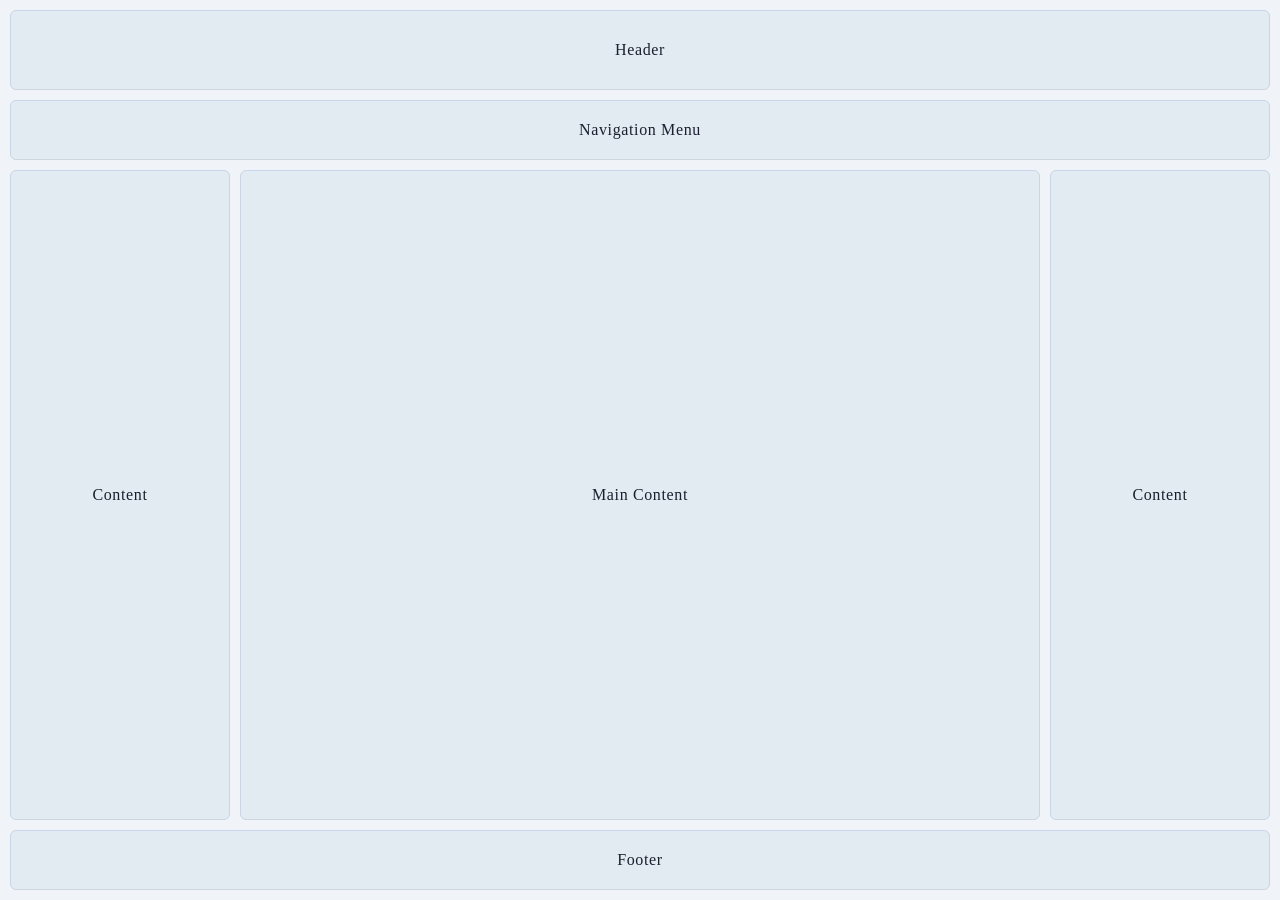
<file: Task1/index.html>
<!DOCTYPE html>
<html lang="en">
<head>
  <meta charset="UTF-8" />
  <meta name="viewport" content="width=device-width, initial-scale=1.0"/>
  <title>Semantic Layout</title>
  <style>
    *, *::before, *::after { box-sizing: border-box; margin: 0; padding: 0; }

    body {
      font-family: 'Georgia', serif;
      background: #f0f4f8;
      color: #1a202c;
      min-height: 100vh;
      display: grid;
      grid-template-rows: auto auto 1fr auto;
      gap: 10px;
      padding: 10px;
    }

    header {
      background: #e2eaf2;
      border: 1px solid #c8d6e5;
      border-radius: 6px;
      padding: 30px 20px;
      text-align: center;
      font-size: 1rem;
      letter-spacing: 0.04em;
    }

    nav {
      background: #e2eaf2;
      border: 1px solid #c8d6e5;
      border-radius: 6px;
      padding: 20px;
      text-align: center;
      font-size: 1rem;
      letter-spacing: 0.04em;
    }

    main {
      display: grid;
      grid-template-columns: 220px 1fr 220px;
      gap: 10px;
    }

    aside {
      background: #e2eaf2;
      border: 1px solid #c8d6e5;
      border-radius: 6px;
      min-height: 420px;
      display: flex;
      align-items: center;
      justify-content: center;
      font-size: 1rem;
      letter-spacing: 0.04em;
    }

    article {
      background: #e2eaf2;
      border: 1px solid #c8d6e5;
      border-radius: 6px;
      display: flex;
      align-items: center;
      justify-content: center;
      font-size: 1rem;
      letter-spacing: 0.04em;
    }

    footer {
      background: #e2eaf2;
      border: 1px solid #c8d6e5;
      border-radius: 6px;
      padding: 20px;
      text-align: center;
      font-size: 1rem;
      letter-spacing: 0.04em;
    }
  </style>
</head>
<body>

  <header>Header</header>

  <nav>Navigation Menu</nav>

  <main>
    <aside>Content</aside>
    <article>Main Content</article>
    <aside>Content</aside>
  </main>

  <footer>Footer</footer>

</body>
</html>
</file>
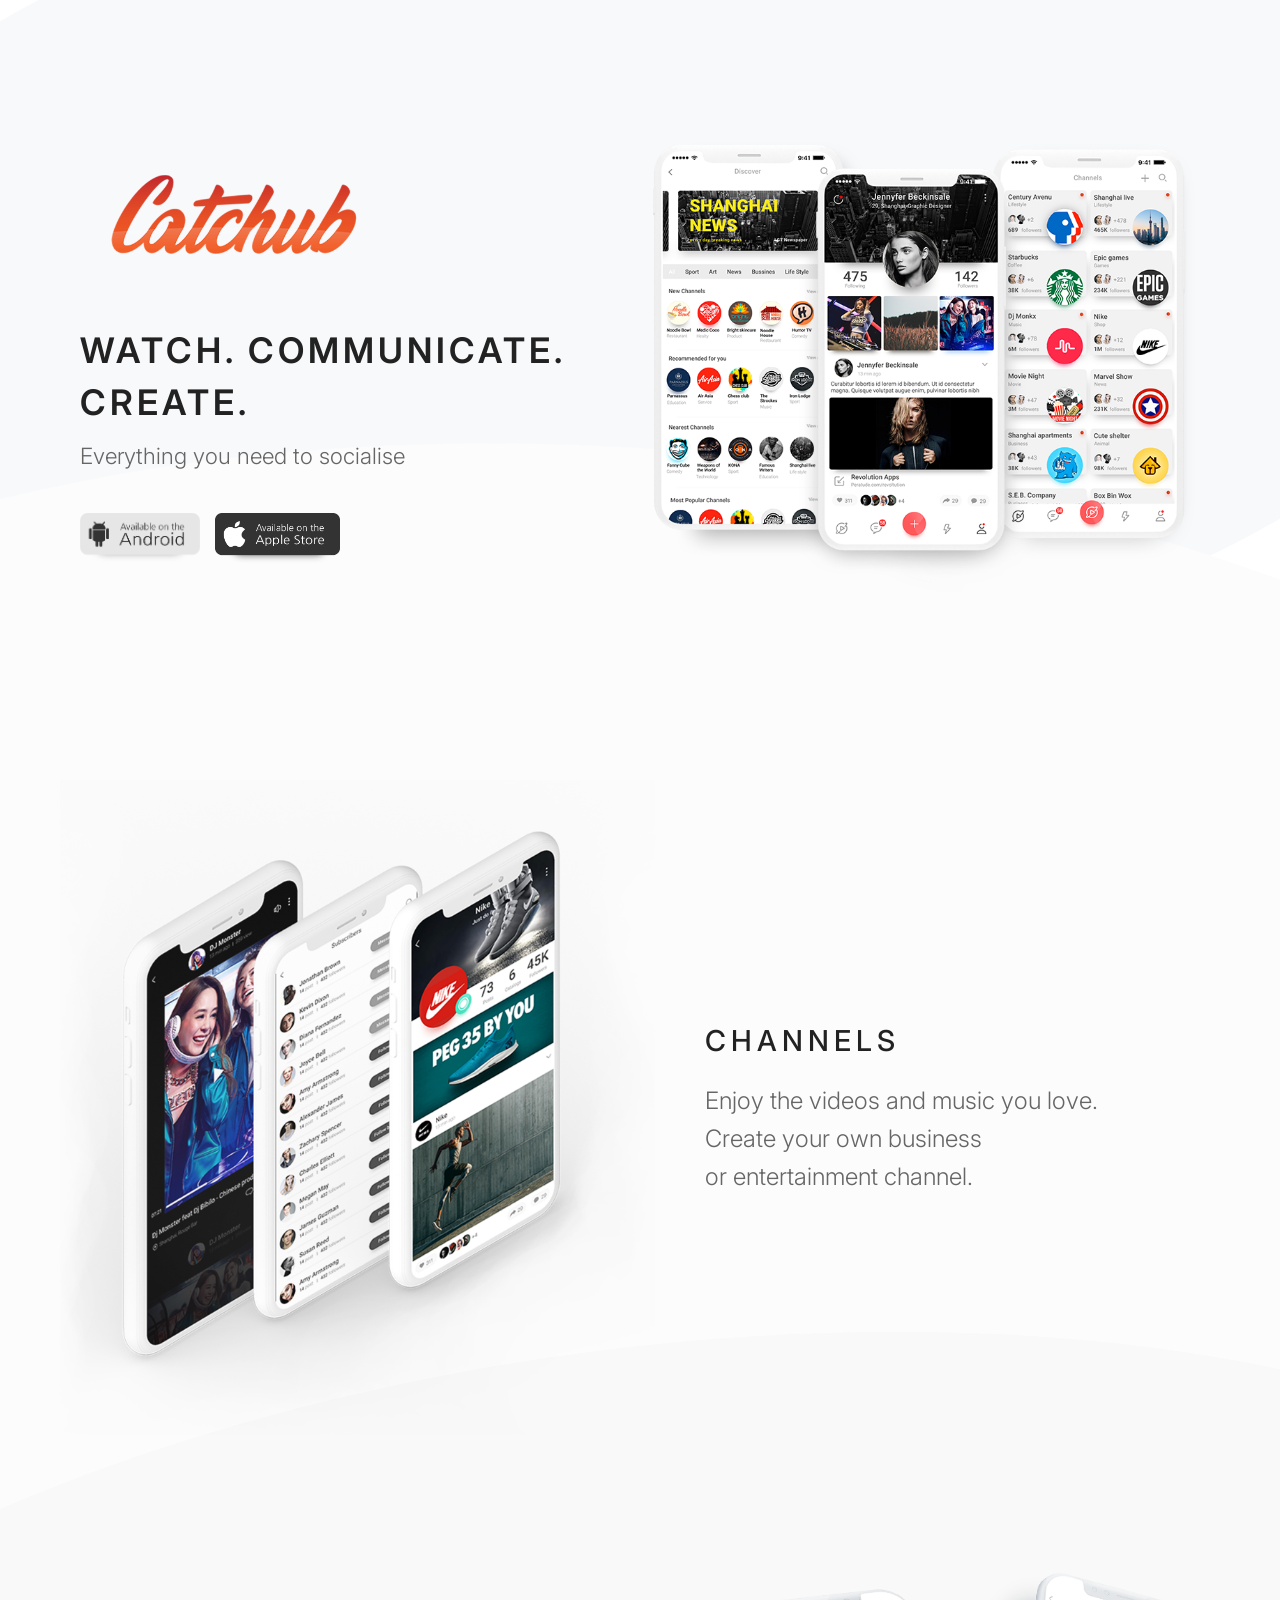
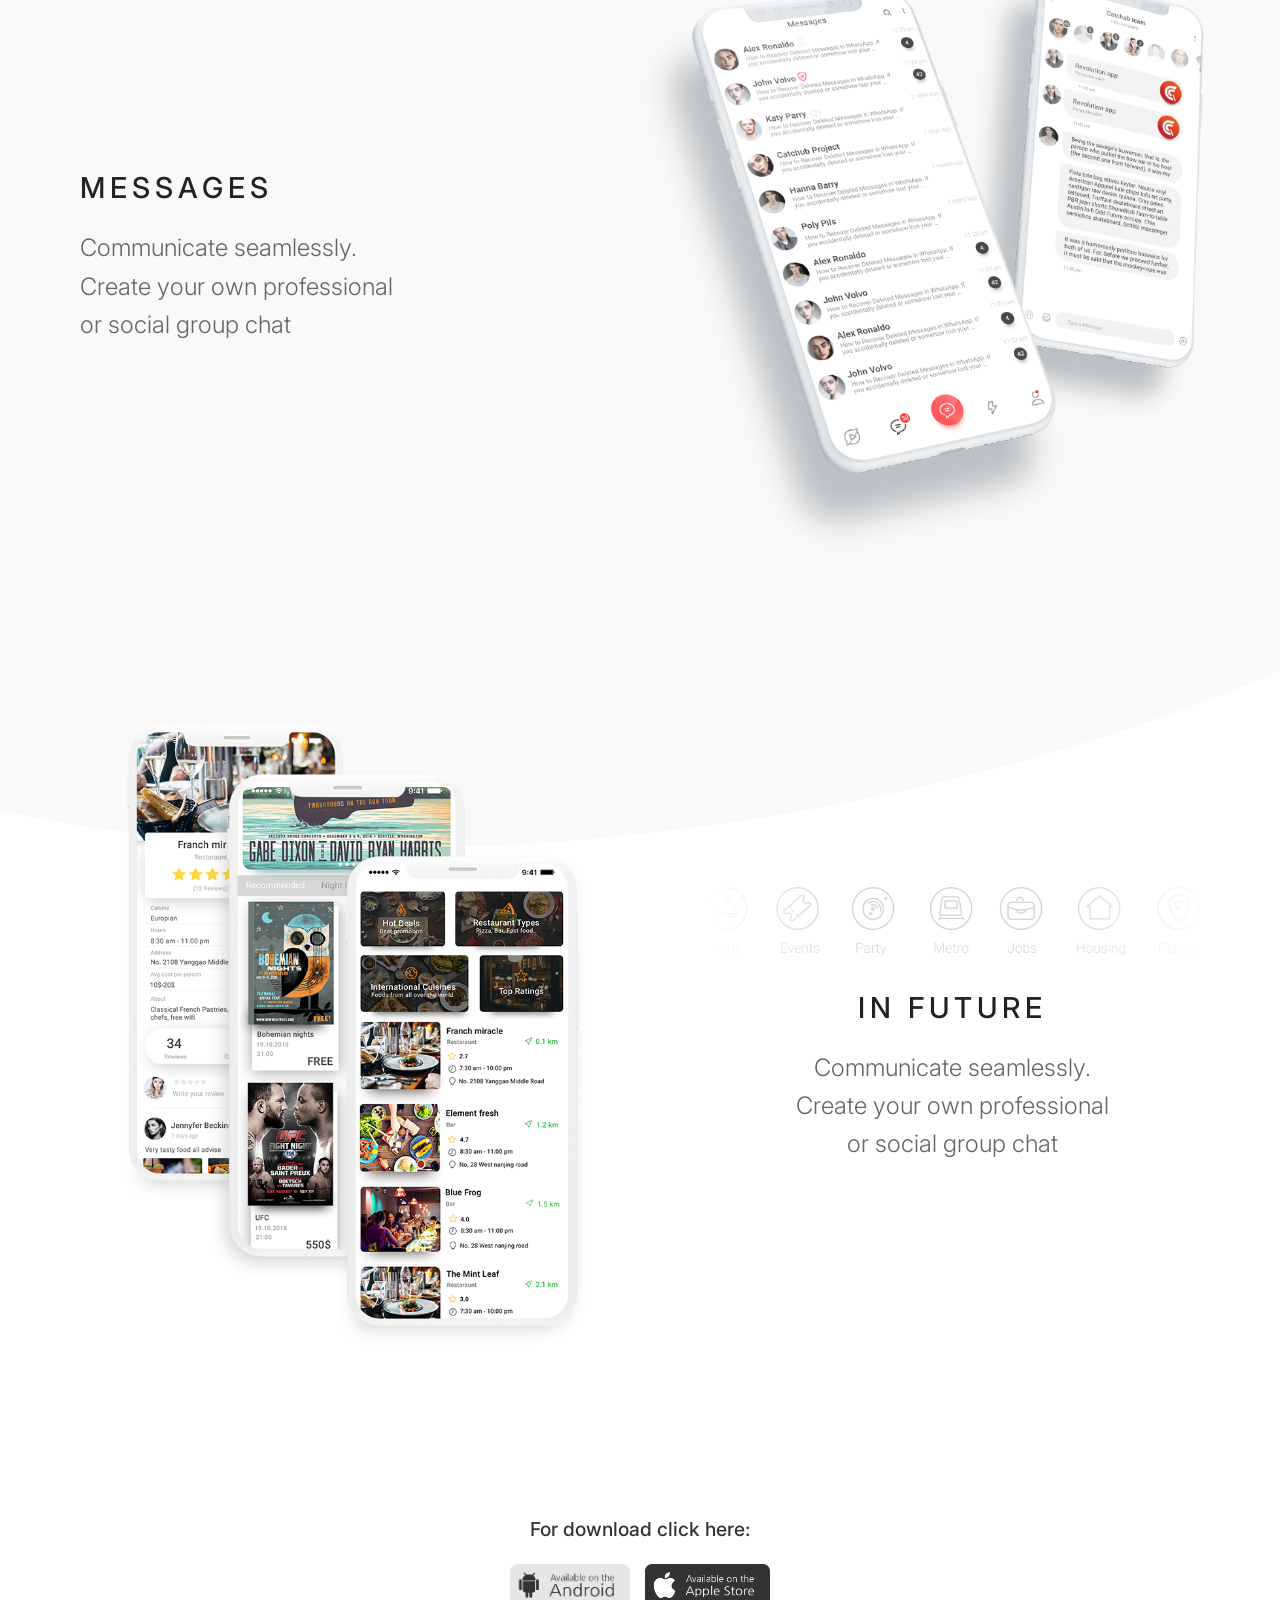
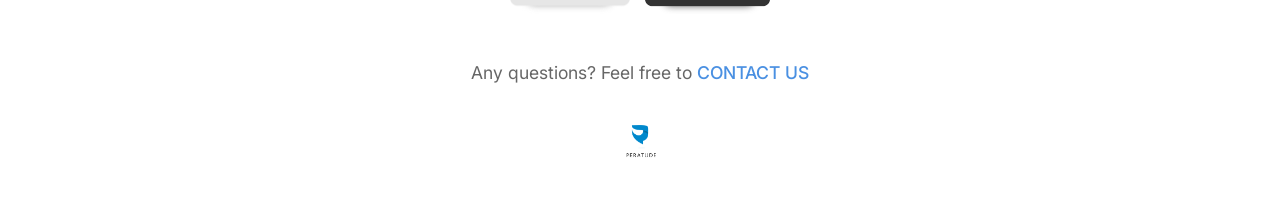
<file: Task2/index.html>
<!DOCTYPE html>
<html lang="en">

<head>
    <meta charset="UTF-8">
    <meta name="viewport" content="width=device-width, initial-scale=1.0">
    <title>Catchub - Watch. Communicate. Create.</title>
    <link rel="preconnect" href="https://fonts.googleapis.com">
    <link rel="preconnect" href="https://fonts.gstatic.com" crossorigin>
    <link href="https://fonts.googleapis.com/css2?family=Inter:wght@300;400;500;600;700&display=swap" rel="stylesheet">
    <link rel="stylesheet" href="style.css">
</head>

<body>
    <div class="background-shape shape-1"></div>
    <div class="background-shape shape-2"></div>
    <div class="background-shape shape-3"></div>

    <main class="container">
        <!-- Hero Section -->
        <section class="hero-section split-section">
            <div class="content-left text-content">
                <div class="logo-wrapper">
                    <img src="assets/logo.png" alt="Catchub Logo" class="main-logo">
                </div>
                <h1>WATCH. COMMUNICATE. CREATE.</h1>
                <p class="subtitle">Everything you need to socialise</p>
                <div class="store-buttons">
                    <a href="#" class="store-btn"><img src="assets/play_store.png" alt="Get it on Google Play"></a>
                    <a href="#" class="store-btn"><img src="assets/app_store.png" alt="Download on the App Store"></a>
                </div>
            </div>
            <div class="content-right image-content">
                <img src="assets/top_screens.png" alt="Catchub App Screens" class="screens-img top-screens">
            </div>
        </section>

        <!-- Channels Section -->
        <section class="channels-section split-section reverse-on-mobile">
            <div class="content-left image-content">
                <img src="assets/sec_screens.png" alt="Channels Screens" class="screens-img sec-screens">
            </div>
            <div class="content-right text-content center-vertically">
                <h2>CHANNELS</h2>
                <p class="section-desc">Enjoy the videos and music you love.<br>Create your own business<br>or
                    entertainment channel.</p>
            </div>
        </section>

        <!-- Messages Section -->
        <section class="messages-section split-section">
            <div class="content-left text-content center-vertically">
                <h2>MESSAGES</h2>
                <p class="section-desc">Communicate seamlessly.<br>Create your own professional<br>or social group chat
                </p>
            </div>
            <div class="content-right image-content">
                <img src="assets/thhh_screens.png" alt="Messages Screens" class="screens-img thhh-screens">
            </div>
        </section>

        <!-- In Future Section -->
        <section class="future-section split-section reverse-on-mobile">
            <div class="content-left image-content">
                <img src="assets/for_screens.png" alt="In Future Screens" class="screens-img for-screens">
            </div>
            <div class="content-right text-content center-vertically">
                <div class="vectors-container">
                    <img src="assets/vectors.png" alt="Categories Icons" class="vectors-img">
                </div>
                <h2>IN FUTURE</h2>
                <p class="section-desc">Communicate seamlessly.<br>Create your own professional<br>or social group chat
                </p>
            </div>
        </section>
    </main>

    <!-- Footer Section -->
    <footer class="site-footer">
        <p class="download-text">For download click here:</p>
        <div class="store-buttons footer-buttons">
            <a href="#" class="store-btn"><img src="assets/play_store.png" alt="Get it on Google Play"></a>
            <a href="#" class="store-btn"><img src="assets/app_store.png" alt="Download on the App Store"></a>
        </div>
        <p class="contact-text">Any questions? Feel free to <a href="#" class="contact-link">CONTACT US</a></p>
        <div class="footer-logo">
            <img src="assets/peratude.png" alt="Peratude Logo">
        </div>
    </footer>
</body>

</html>
</file>
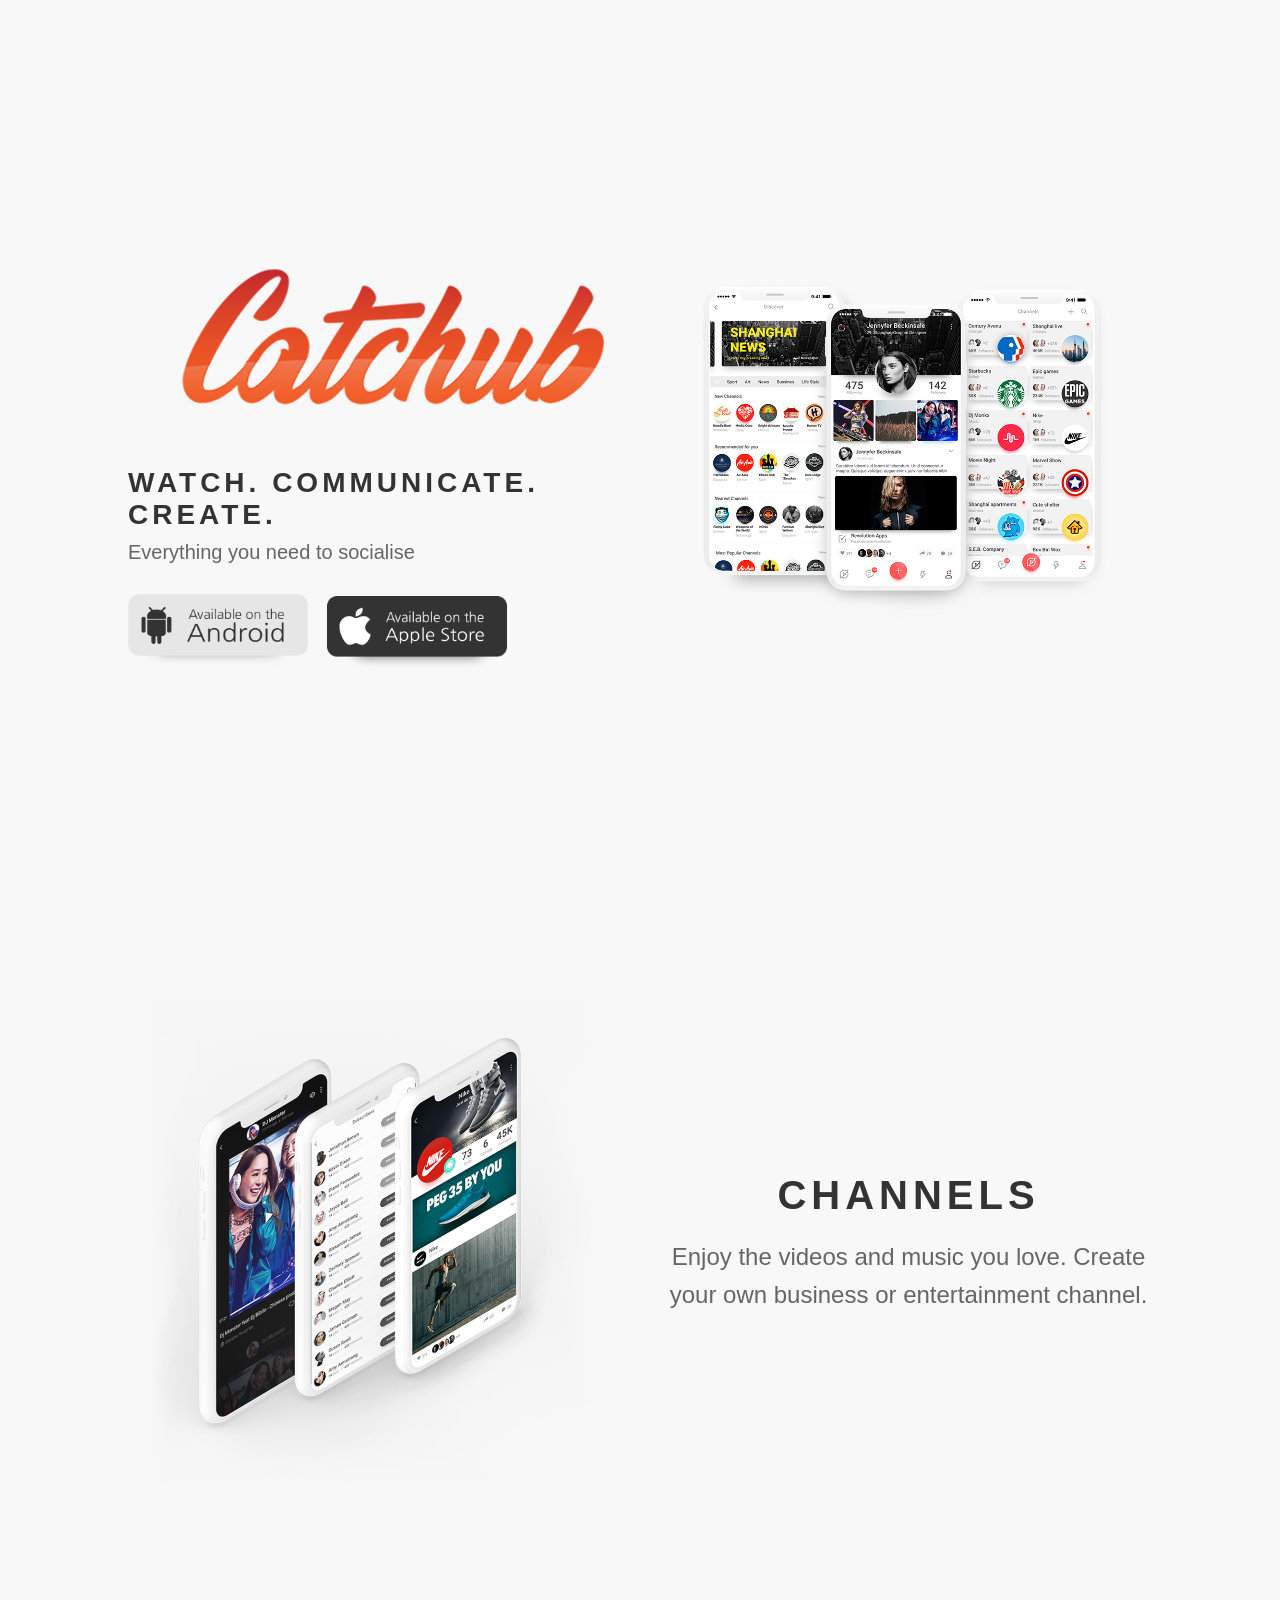
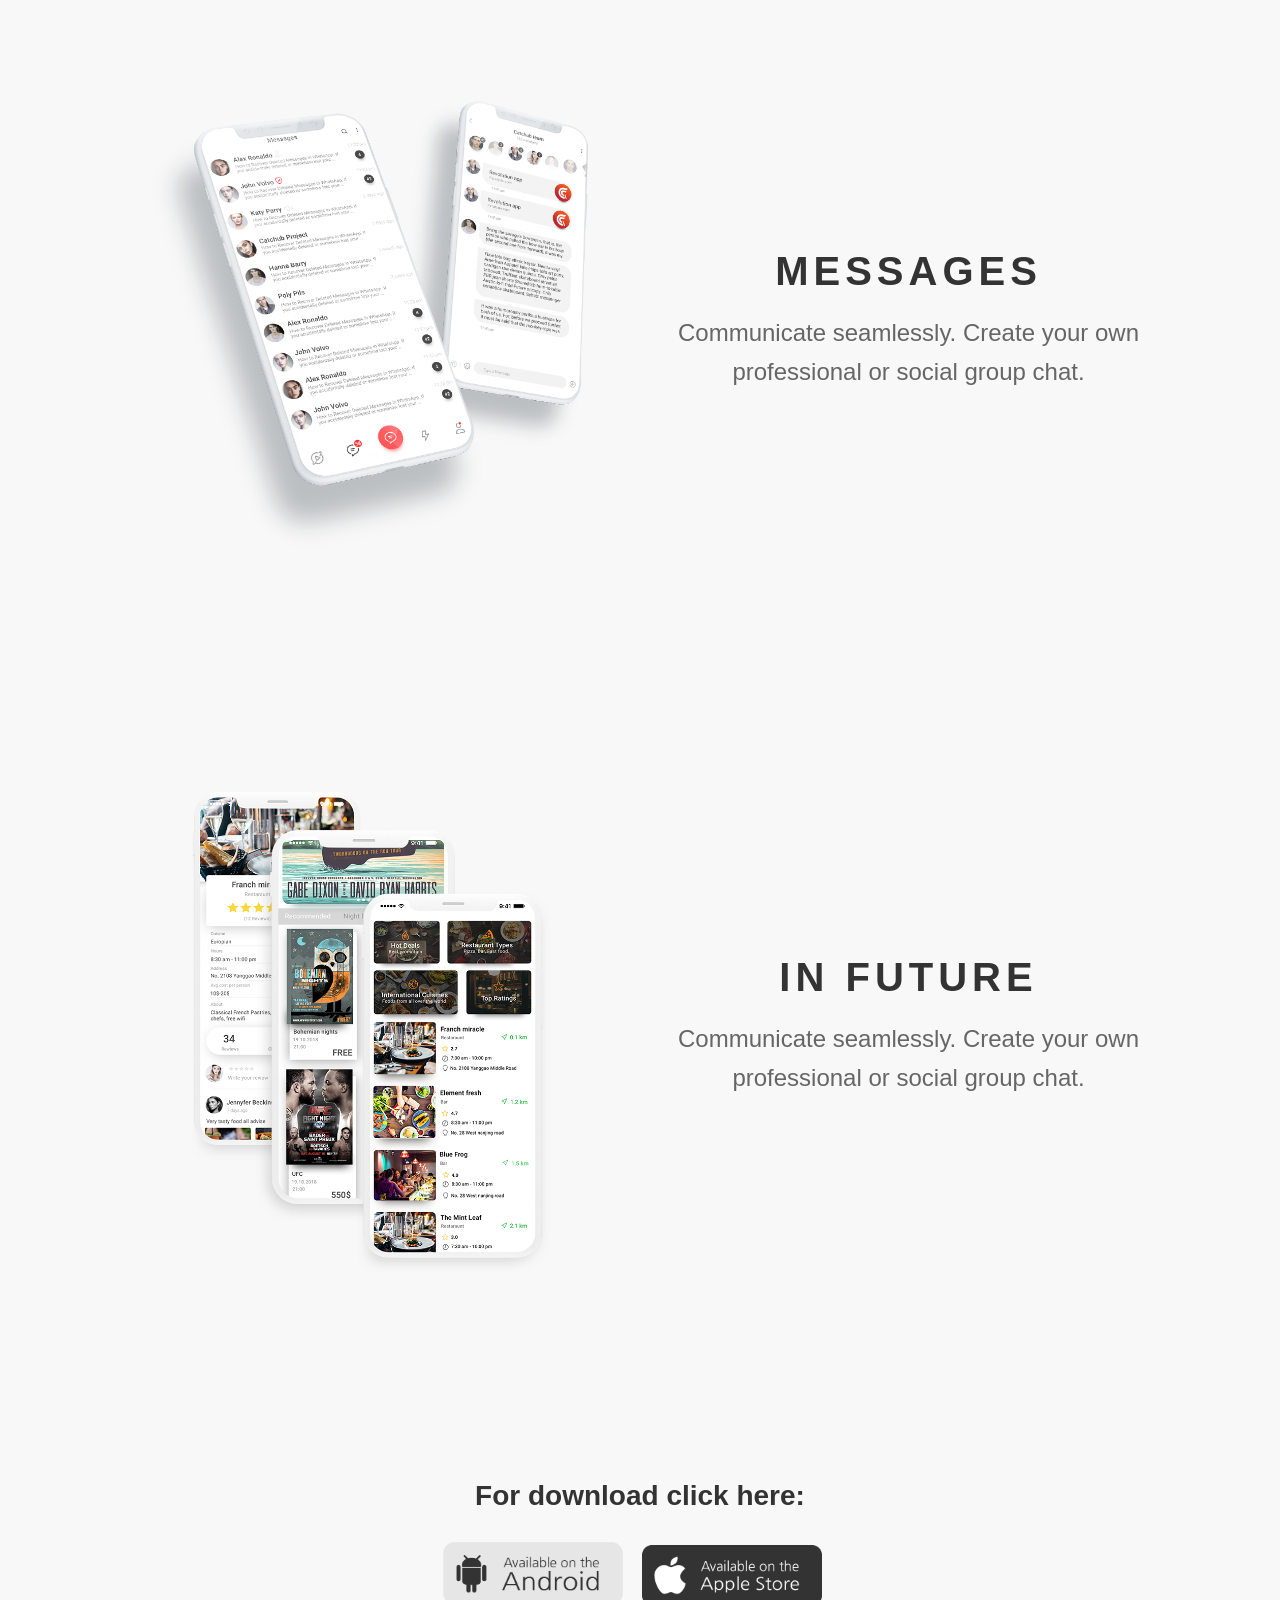
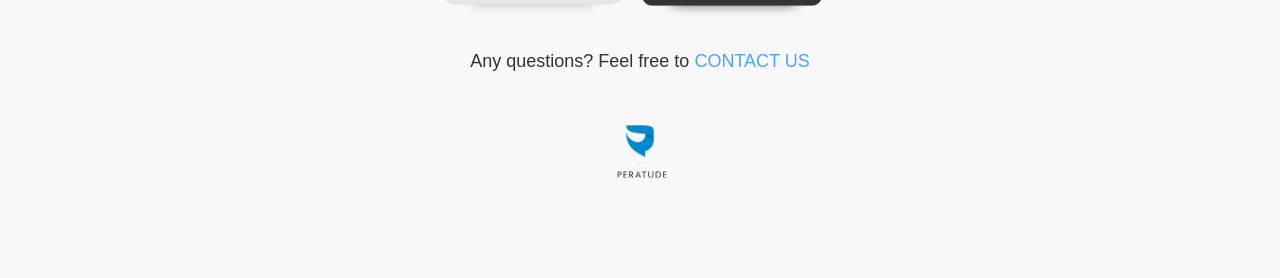
<file: Task2/assets/index.html>
<!DOCTYPE html>
<html lang="en">
<head>
    <meta charset="UTF-8">
    <meta name="viewport" content="width=device-width, initial-scale=1.0">
    <title>Catchub</title>
    <link rel="stylesheet" href="style.css">
</head>
<body>

    <!-- Hero Section -->
    <section class="hero">
        <div class="hero-content">
            <img src="logo.png" >
            <h2>WATCH. COMMUNICATE. CREATE.</h2>
            <p>Everything you need to socialise</p>

            <div class="store-buttons">
                <img src="play_store.png">
                <img src="app_store.png">
            </div>
        </div>

        <div class="hero-image">
            <img src="top_screens.png" alt="App Preview">
        </div>
    </section>

    <!-- Channels -->
    <section class="feature">
        <div class="feature-image">
            <img src="sec_screens.png">
        </div>

        <div class="feature-text">
            <h2>CHANNELS</h2>
            <p>
                Enjoy the videos and music you love.
                Create your own business or entertainment channel.
            </p>
        </div>
    </section>

    <!-- Messages -->
    <section class="feature reverse">
        <div class="feature-text">
            <h2>MESSAGES</h2>
            <p>
                Communicate seamlessly.
                Create your own professional or social group chat.
            </p>
        </div>

        <div class="feature-image">
            <img src="thhh_screens.png">
        </div>
    </section>

    <!-- Future -->
    <section class="feature">
        <div class="feature-image">
            <img src="for_screens.png">
        </div>

        <div class="feature-text">
            <h2>IN FUTURE</h2>
            <p>
                Communicate seamlessly.
                Create your own professional or social group chat.
            </p>
        </div>
    </section>

    <!-- Footer -->
    <footer>
        <h3>For download click here:</h3>

        <div class="store-buttons">
            <img src="play_store.png">
            <img src="app_store.png">
        </div>

        <p>
            Any questions? Feel free to
            <a href="#">CONTACT US</a>
        </p>

        <div class="logo">
            <img src="peratude.png">
        </div>
    </footer>

</body>
</html>
</file>
<file: Task2/style.css>
/* Reset and Base Styles */
* {
    margin: 0;
    padding: 0;
    box-sizing: border-box;
}

body {
    font-family: 'Inter', sans-serif;
    color: #333;
    background-color: #ffffff;
    overflow-x: hidden;
    position: relative;
    line-height: 1.5;
}

/* Background Shapes to mimic the waves */
.background-shape {
    position: absolute;
    background-color: #f7f9fb;
    border-radius: 50%;
    z-index: -1;
}

.shape-1 {
    width: 150vw;
    height: 100vh;
    top: -20vh;
    left: -25vw;
    transform: rotate(-10deg);
}

.shape-2 {
    width: 200vw;
    height: 150vh;
    top: 50vh;
    left: -50vw;
    transform: rotate(5deg);
    background-color: #fcfcfc;
}

.shape-3 {
    width: 180vw;
    height: 120vh;
    top: 150vh;
    left: -40vw;
    transform: rotate(-8deg);
    background-color: #f9f9f9;
}

.container {
    max-width: 1200px;
    margin: 0 auto;
    padding: 0 20px;
    position: relative;
    z-index: 1;
}

/* Common Section Styles */
.split-section {
    display: flex;
    align-items: center;
    justify-content: space-between;
    min-height: 80vh;
    padding: 60px 0;
}

.text-content {
    flex: 1;
    padding: 20px;
}

.image-content {
    flex: 1.2;
    display: flex;
    justify-content: center;
    position: relative;
}

.center-vertically {
    display: flex;
    flex-direction: column;
    justify-content: center;
}

.screens-img {
    max-width: 100%;
    height: auto;
    object-fit: contain;
}

/* Typography Styles */
h1 {
    font-size: 2.2rem;
    font-weight: 600;
    letter-spacing: 4px;
    margin-bottom: 10px;
    color: #222;
}

h2 {
    font-size: 1.8rem;
    font-weight: 500;
    letter-spacing: 5px;
    margin-bottom: 20px;
    color: #222;
}

.subtitle {
    font-size: 1.4rem;
    font-weight: 300;
    color: #666;
    margin-bottom: 40px;
}

.section-desc {
    font-size: 1.5rem;
    font-weight: 300;
    color: #666;
    line-height: 1.6;
}

/* Hero Section Specifics */
.logo-wrapper {
    margin-bottom: 30px;
}

.main-logo {
    max-width: 300px;
}

.store-buttons {
    display: flex;
    gap: 15px;
}

.store-btn img {
    height: 50px;
    width: auto;
    transition: transform 0.2s ease;
}

.store-btn:hover img {
    transform: translateY(-3px);
}

.top-screens {
    max-height: 700px;
}

/* Channels Section Specifics */
.channels-section .text-content {
    padding-left: 50px;
}

.sec-screens {
    max-height: 700px;
}

/* Messages Section Specifics */
.messages-section .text-content {
    padding-right: 50px;
}

.thhh-screens {
    max-height: 600px;
}

/* In Future Section Specifics */
.future-section .text-content {
    padding-left: 50px;
    align-items: center;
    text-align: center;
}

.vectors-container {
    margin-bottom: 30px;
    width: 100%;
    display: flex;
    justify-content: center;
}

.vectors-img {
    max-width: 100%;
    height: auto;
}

.for-screens {
    max-height: 700px;
}

/* Footer Section */
.site-footer {
    text-align: center;
    padding: 80px 20px 40px;
    background-color: transparent;
}

.download-text {
    font-size: 1.2rem;
    color: #333;
    margin-bottom: 20px;
    font-weight: 500;
}

.footer-buttons {
    justify-content: center;
    margin-bottom: 40px;
}

.contact-text {
    font-size: 1.1rem;
    color: #666;
    margin-bottom: 30px;
}

.contact-link {
    color: #4A90E2;
    text-decoration: none;
    font-weight: 500;
}

.contact-link:hover {
    text-decoration: underline;
}

.footer-logo img {
    height: 50px;
}

/* Responsive Styles */
@media (max-width: 992px) {
    h1 { font-size: 1.8rem; }
    h2 { font-size: 1.5rem; }
    .subtitle { font-size: 1.2rem; }
    .section-desc { font-size: 1.2rem; }
    .split-section { flex-direction: column; text-align: center; padding: 40px 0; }
    
    .reverse-on-mobile {
        flex-direction: column-reverse;
    }
    
    .text-content {
        padding: 20px 0 !important;
        display: flex;
        flex-direction: column;
        align-items: center;
    }

    .channels-section .text-content,
    .messages-section .text-content,
    .future-section .text-content {
        padding: 30px 20px !important;
    }

    .store-buttons {
        justify-content: center;
    }
}

@media (max-width: 576px) {
    .store-buttons { flex-direction: column; align-items: center; }
    h1 { font-size: 1.5rem; letter-spacing: 2px; }
    .main-logo { max-width: 200px; }
    .store-btn img { height: 45px; }
}
</file>
<file: Task2/assets/style.css>
*{
    margin:0;
    padding:0;
    box-sizing:border-box;
    font-family:Arial, Helvetica, sans-serif;
}

body{
    background:#f8f8f8;
    color:#333;
}

/* Hero Section */
.hero{
    min-height:100vh;
    display:flex;
    justify-content:space-between;
    align-items:center;
    padding:80px 10%;
    flex-wrap:wrap;
}

.hero-content{
    flex:1;
}

.hero-content h1{
    font-size:70px;
    color:#ff5722;
    font-style:italic;
    margin-bottom:20px;
}

.hero-content h2{
    font-size:28px;
    letter-spacing:4px;
    margin-bottom:10px;
}

.hero-content p{
    font-size:20px;
    color:#666;
}

.store-buttons{
    margin-top:30px;
}

.store-buttons img{
    width:180px;
    margin-right:15px;
    cursor:pointer;
}

.hero-image{
    flex:1;
    text-align:center;
}

.hero-image img{
    width:90%;
    max-width:500px;
}

/* Feature Sections */
.feature{
    display:flex;
    align-items:center;
    justify-content:space-between;
    padding:100px 10%;
    gap:50px;
    flex-wrap:wrap;
}

.reverse{
    flex-direction:row-reverse;
}

.feature-image{
    flex:1;
    text-align:center;
}

.feature-image img{
    width:90%;
    max-width:450px;
}

.feature-text{
    flex:1;
    text-align:center;
}

.feature-text h2{
    font-size:40px;
    letter-spacing:5px;
    margin-bottom:20px;
}

.feature-text p{
    font-size:24px;
    line-height:1.6;
    color:#666;
}

/* Footer */
footer{
    text-align:center;
    padding:80px 20px;
}

footer h3{
    margin-bottom:30px;
    font-size:28px;
}

footer p{
    margin-top:30px;
    font-size:18px;
}

footer a{
    text-decoration:none;
    color:#4da3ff;
}

.logo img{
    width:80px;
    margin-top:40px;
}

/* Responsive */
@media(max-width:768px){

    .hero,
    .feature,
    .reverse{
        flex-direction:column;
        text-align:center;
    }

    .hero-content h1{
        font-size:50px;
    }

    .hero-content h2{
        font-size:22px;
    }

    .feature-text h2{
        font-size:30px;
    }

    .feature-text p{
        font-size:18px;
    }

    .store-buttons img{
        width:140px;
    }
}
</file>
